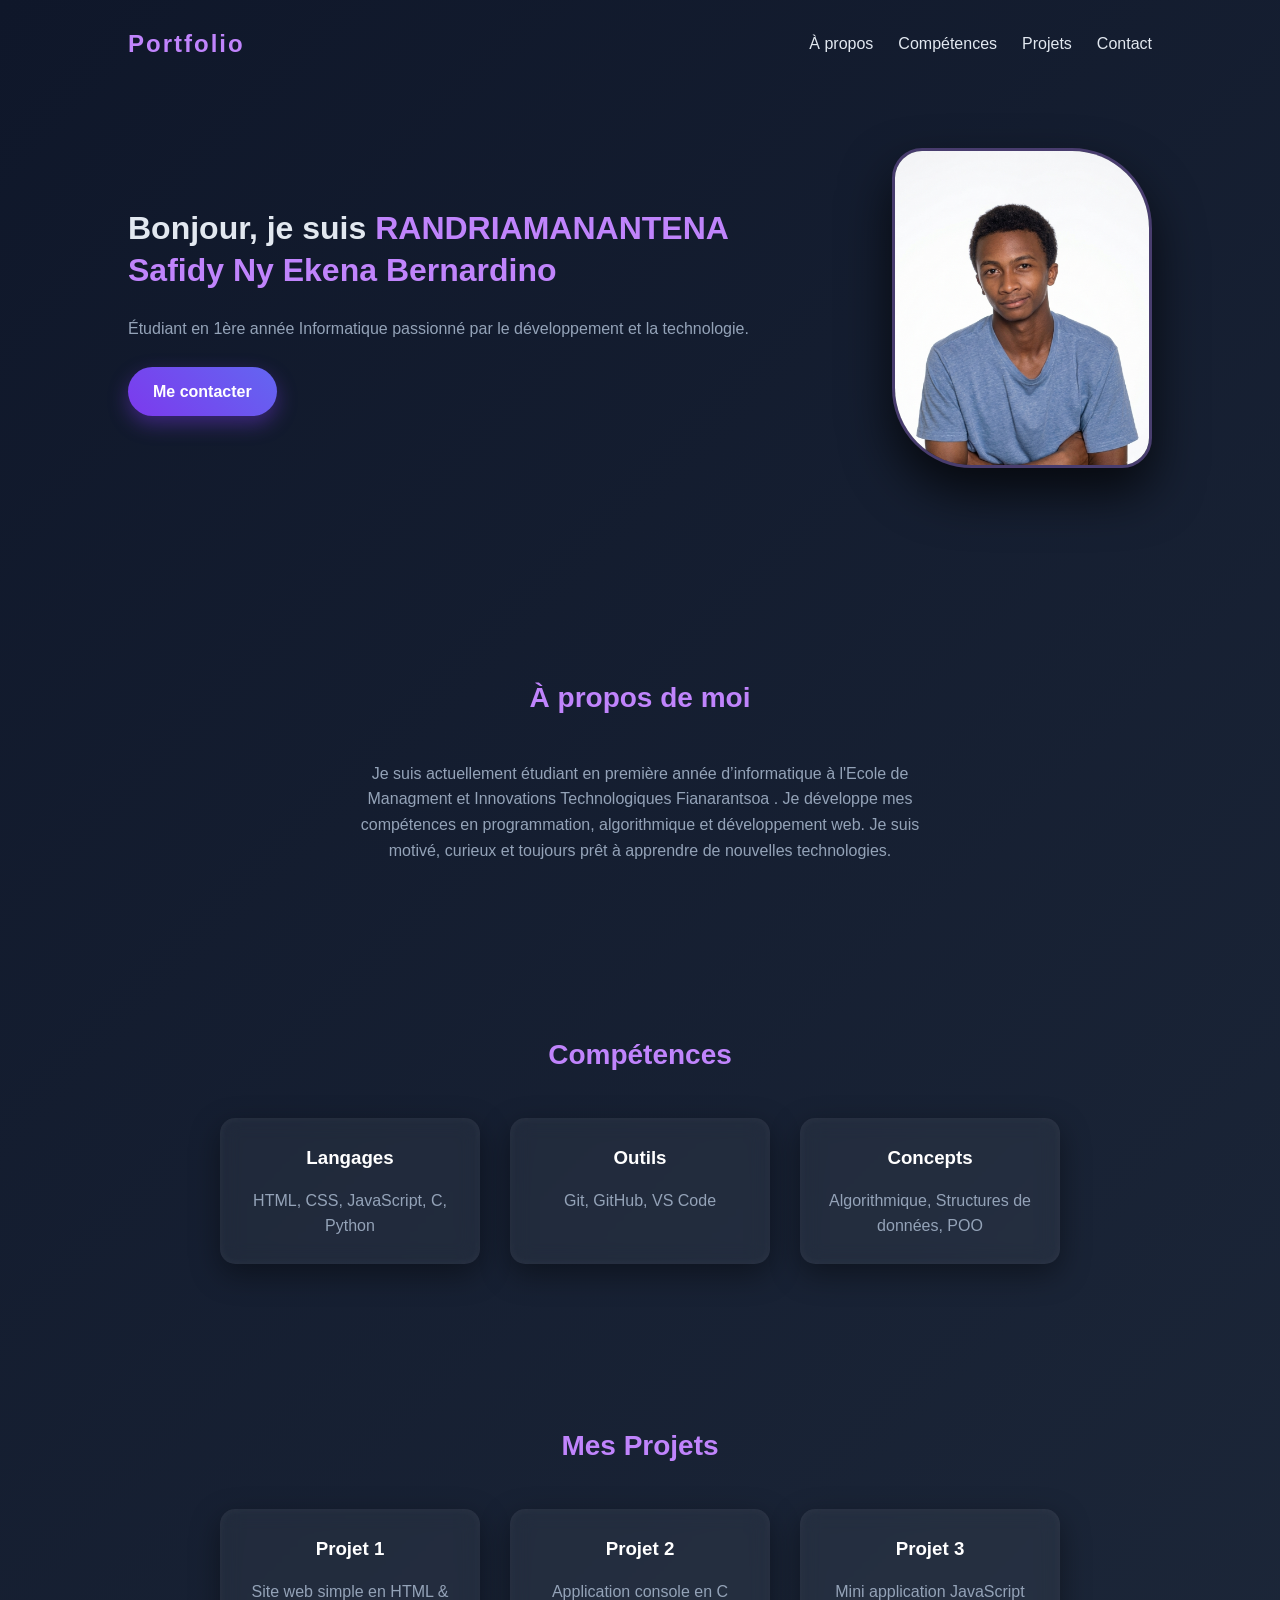
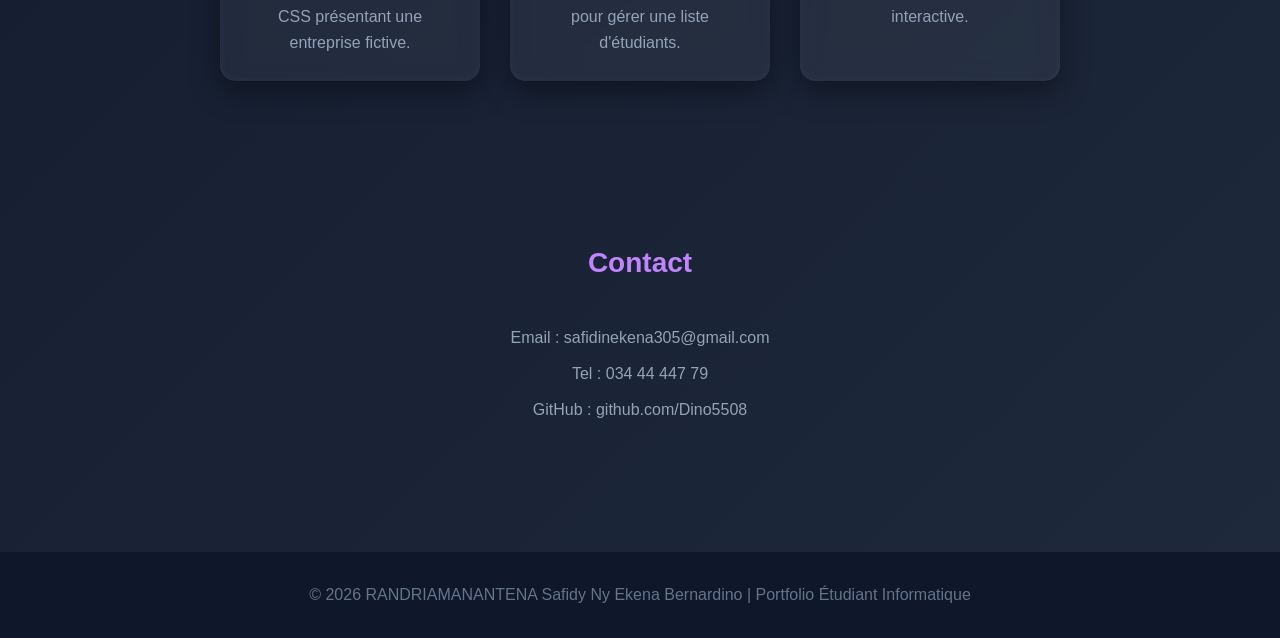
<file: index.html>
<!DOCTYPE html>
<html lang="fr">
<head>
    <meta charset="UTF-8">
    <title>Portfolio | Étudiant Informatique</title>
    <meta name="viewport" content="width=device-width, initial-scale=1.0">
    <link rel="stylesheet" href="style.css">
</head>
<body>

    <!-- HEADER -->
    <header>
        <nav>
            <h2 class="logo">Portfolio</h2>
            <ul>
                <li><a href="#about">À propos</a></li>
                <li><a href="#skills">Compétences</a></li>
                <li><a href="#projects">Projets</a></li>
                <li><a href="#contact">Contact</a></li>
            </ul>
        </nav>

        <div class="hero">
            <div class="hero-text">
                <h1>Bonjour, je suis <span>RANDRIAMANANTENA Safidy Ny Ekena Bernardino</span></h1>
                <p>Étudiant en 1ère année Informatique passionné par le développement et la technologie.</p>
                <a href="#contact" class="btn">Me contacter</a>
            </div>

            <div class="hero-image">
                <img src="profile.png" alt="Photo de profil">
            </div>
        </div>
    </header>

    <!-- ABOUT -->
    <section id="about">
        <h2>À propos de moi</h2>
        <p>
            Je suis actuellement étudiant en première année d’informatique à l'Ecole de Managment et Innovations Technologiques Fianarantsoa .
            Je développe mes compétences en programmation, algorithmique et développement web.
            Je suis motivé, curieux et toujours prêt à apprendre de nouvelles technologies.
        </p>
    </section>

    <!-- SKILLS -->
    <section id="skills">
        <h2>Compétences</h2>
        <div class="skills-container">
            <div class="skill-card">
                <h3>Langages</h3>
                <p>HTML, CSS, JavaScript, C, Python</p>
            </div>

            <div class="skill-card">
                <h3>Outils</h3>
                <p>Git, GitHub, VS Code</p>
            </div>

            <div class="skill-card">
                <h3>Concepts</h3>
                <p>Algorithmique, Structures de données, POO</p>
            </div>
        </div>
    </section>

    <!-- PROJECTS -->
    <section id="projects">
        <h2>Mes Projets</h2>

        <div class="projects-container">
            <div class="project-card">
                <h3>Projet 1</h3>
                <p>Site web simple en HTML & CSS présentant une entreprise fictive.</p>
            </div>

            <div class="project-card">
                <h3>Projet 2</h3>
                <p>Application console en C pour gérer une liste d'étudiants.</p>
            </div>

            <div class="project-card">
                <h3>Projet 3</h3>
                <p>Mini application JavaScript interactive.</p>
            </div>
        </div>
    </section>

    <!-- CONTACT -->
    <section id="contact">
        <h2>Contact</h2>
        <p>Email : safidinekena305@gmail.com</p>
        <p>Tel : 034 44 447 79</p>
        <p>GitHub : github.com/Dino5508</p>
    </section>

    <!-- FOOTER -->
    <footer>
        <p>© 2026 RANDRIAMANANTENA Safidy Ny Ekena Bernardino | Portfolio Étudiant Informatique</p>
    </footer>

</body>
</html>
</file>
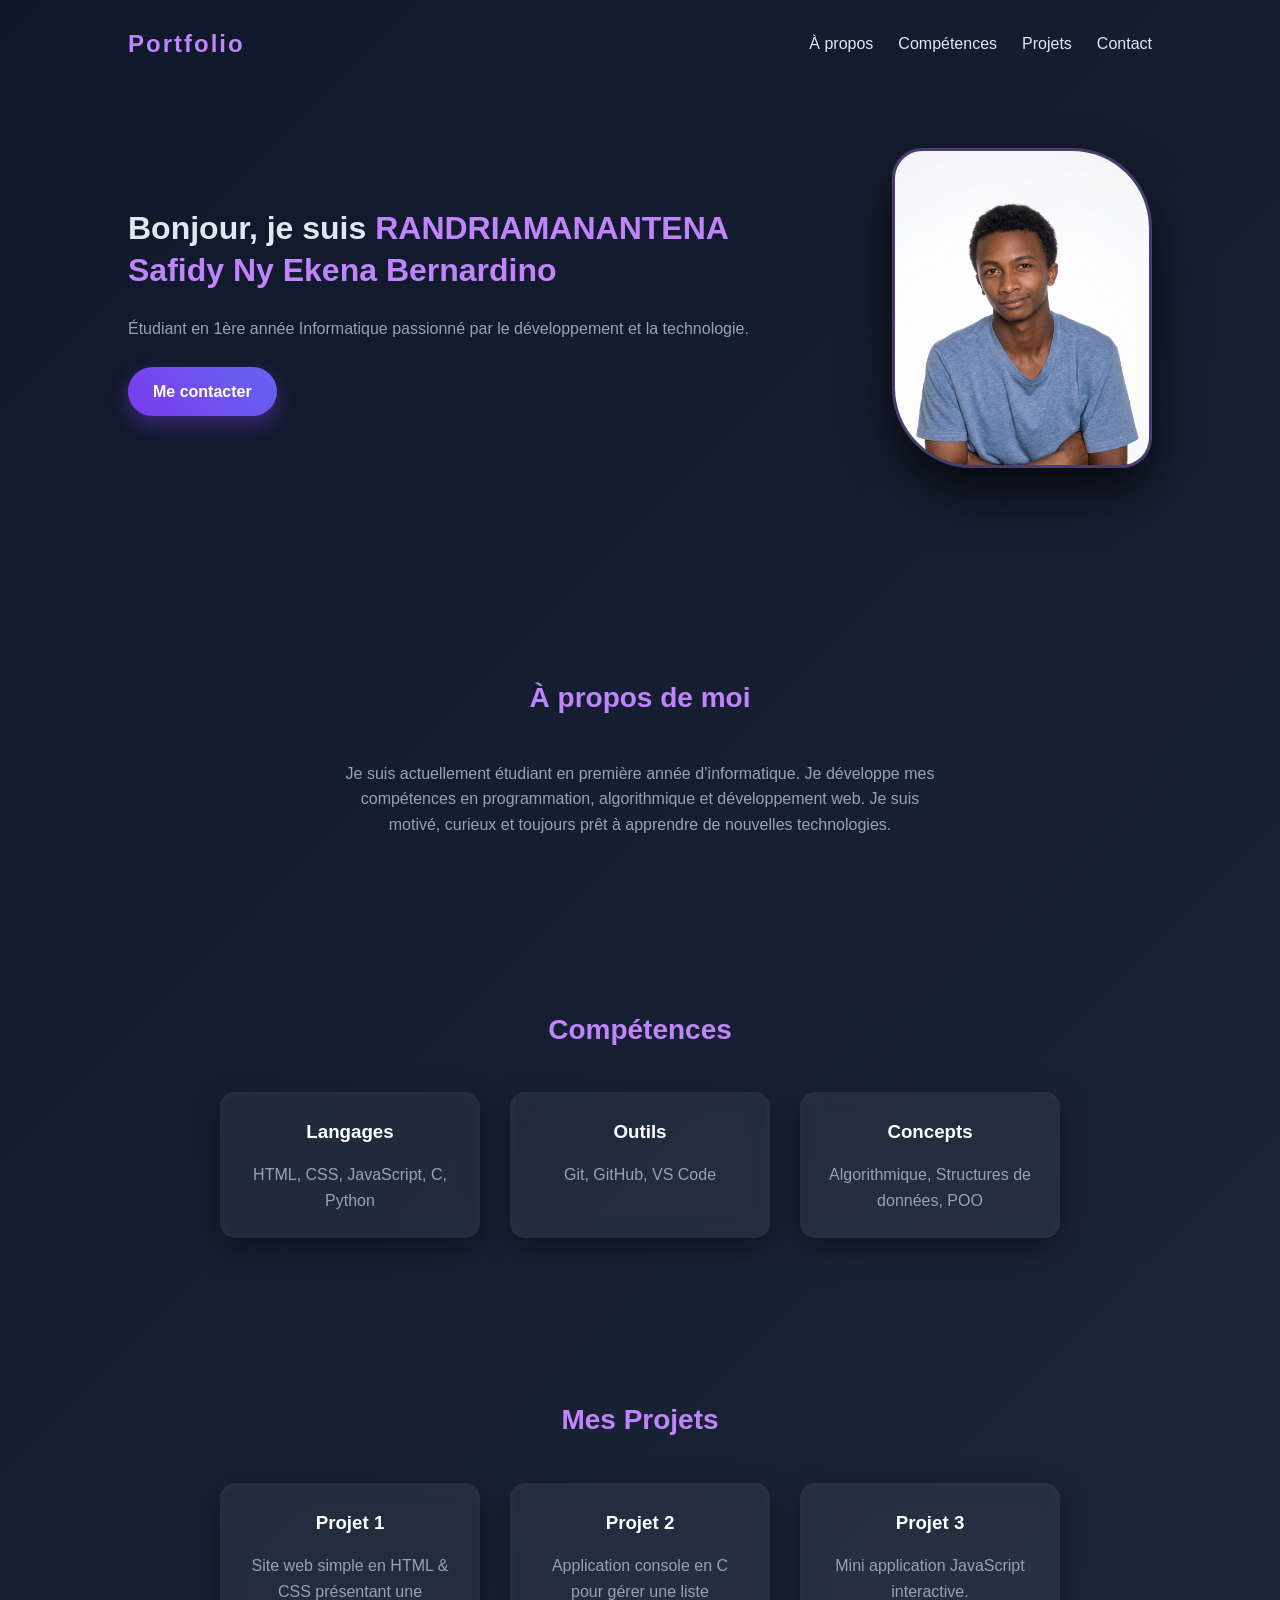
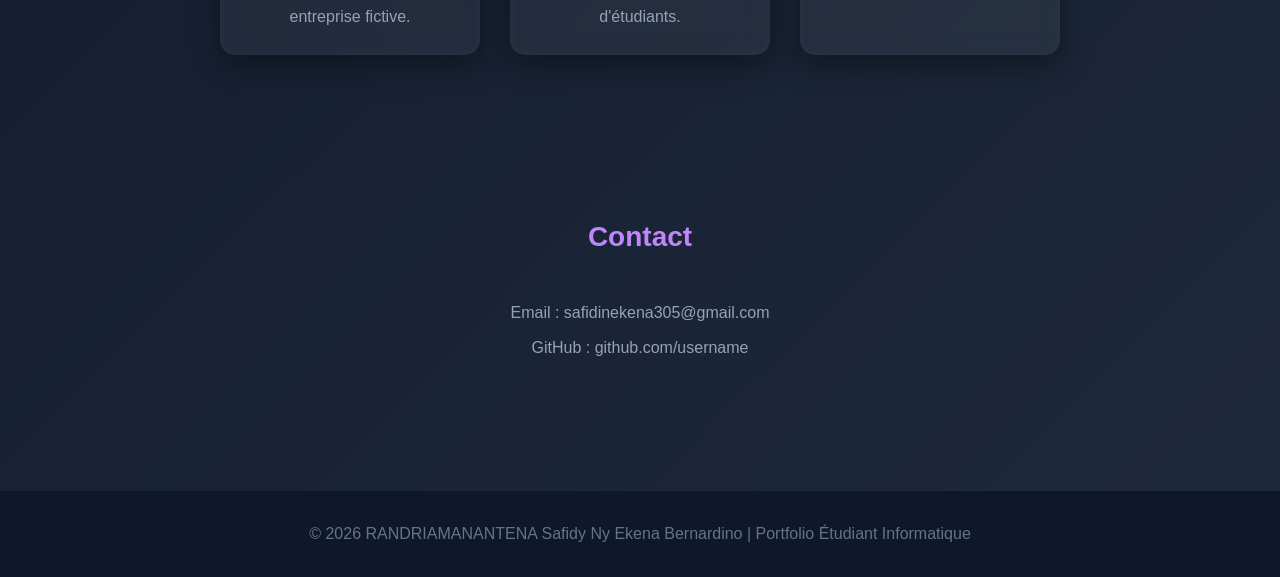
<file: acc.html>
<!DOCTYPE html>
<html lang="fr">
<head>
    <meta charset="UTF-8">
    <title>Portfolio | Étudiant Informatique</title>
    <meta name="viewport" content="width=device-width, initial-scale=1.0">
    <link rel="stylesheet" href="style.css">
</head>
<body>

    <!-- HEADER -->
    <header>
        <nav>
            <h2 class="logo">Portfolio</h2>
            <ul>
                <li><a href="#about">À propos</a></li>
                <li><a href="#skills">Compétences</a></li>
                <li><a href="#projects">Projets</a></li>
                <li><a href="#contact">Contact</a></li>
            </ul>
        </nav>

        <div class="hero">
            <div class="hero-text">
                <h1>Bonjour, je suis <span>RANDRIAMANANTENA Safidy Ny Ekena Bernardino</span></h1>
                <p>Étudiant en 1ère année Informatique passionné par le développement et la technologie.</p>
                <a href="#contact" class="btn">Me contacter</a>
            </div>

            <div class="hero-image">
                <img src="profile.png" alt="Photo de profil">
            </div>
        </div>
    </header>

    <!-- ABOUT -->
    <section id="about">
        <h2>À propos de moi</h2>
        <p>
            Je suis actuellement étudiant en première année d’informatique.
            Je développe mes compétences en programmation, algorithmique et développement web.
            Je suis motivé, curieux et toujours prêt à apprendre de nouvelles technologies.
        </p>
    </section>

    <!-- SKILLS -->
    <section id="skills">
        <h2>Compétences</h2>
        <div class="skills-container">
            <div class="skill-card">
                <h3>Langages</h3>
                <p>HTML, CSS, JavaScript, C, Python</p>
            </div>

            <div class="skill-card">
                <h3>Outils</h3>
                <p>Git, GitHub, VS Code</p>
            </div>

            <div class="skill-card">
                <h3>Concepts</h3>
                <p>Algorithmique, Structures de données, POO</p>
            </div>
        </div>
    </section>

    <!-- PROJECTS -->
    <section id="projects">
        <h2>Mes Projets</h2>

        <div class="projects-container">
            <div class="project-card">
                <h3>Projet 1</h3>
                <p>Site web simple en HTML & CSS présentant une entreprise fictive.</p>
            </div>

            <div class="project-card">
                <h3>Projet 2</h3>
                <p>Application console en C pour gérer une liste d'étudiants.</p>
            </div>

            <div class="project-card">
                <h3>Projet 3</h3>
                <p>Mini application JavaScript interactive.</p>
            </div>
        </div>
    </section>

    <!-- CONTACT -->
    <section id="contact">
        <h2>Contact</h2>
        <p>Email : safidinekena305@gmail.com</p>
        <p>GitHub : github.com/username</p>
    </section>

    <!-- FOOTER -->
    <footer>
        <p>© 2026 RANDRIAMANANTENA Safidy Ny Ekena Bernardino | Portfolio Étudiant Informatique</p>
    </footer>

</body>
</html>
</file>
<file: style.css>
/* RESET */
* {
    margin: 0;
    padding: 0;
    box-sizing: border-box;
}

body {
    font-family: 'Segoe UI', sans-serif;
    background: linear-gradient(135deg, #0f172a, #1e293b);
    color: #e2e8f0;
    line-height: 1.6;
}

/* NAVIGATION */
header {
    padding-bottom: 60px;
}

nav {
    display: flex;
    justify-content: space-between;
    align-items: center;
    padding: 25px 10%;
}

.logo {
    color: #c084fc;
    font-weight: bold;
    letter-spacing: 2px;
}

nav ul {
    list-style: none;
    display: flex;
}

nav ul li {
    margin-left: 25px;
}

nav ul li a {
    text-decoration: none;
    color: #e2e8f0;
    font-weight: 500;
    transition: 0.3s ease;
}

nav ul li a:hover {
    color: #c084fc;
}

/* HERO */
.hero {
    display: flex;
    justify-content: center;
    align-items: center;
    gap: 60px;
    padding: 60px 10%;
}

.hero-text {
    flex: 1;
}

.hero-text h1 {
    font-size: 32px;
    line-height: 1.3;
}

.hero-text h1 span {
    color: #c084fc;
}

.hero-text p {
    margin: 25px 0;
    color: #94a3b8;
}

.btn {
    display: inline-block;
    padding: 12px 25px;
    background: linear-gradient(45deg, #7c3aed, #6366f1);
    color: white;
    border-radius: 30px;
    text-decoration: none;
    font-weight: bold;
    transition: 0.3s ease;
    box-shadow: 0 8px 20px rgba(124, 58, 237, 0.4);
}

.btn:hover {
    transform: translateY(-3px);
    box-shadow: 0 12px 25px rgba(124, 58, 237, 0.6);
}

/* IMAGE STYLE MODERNE */
.hero-image img {
    width: 260px;
    height: 320px;
    object-fit: cover;
    border-radius: 30px 80px 30px 80px; /* forme moderne */
    border: 3px solid rgba(192, 132, 252, 0.3);
    box-shadow: 0 25px 50px rgba(0, 0, 0, 0.7);
    transition: 0.4s ease;
}

.hero-image img:hover {
    transform: scale(1.03);
}

/* SECTIONS */
section {
    padding: 80px 10%;
    text-align: center;
}

section h2 {
    margin-bottom: 40px;
    font-size: 28px;
    color: #c084fc;
}

/* CARDS (Skills & Projects) */
.skills-container,
.projects-container {
    display: flex;
    justify-content: center;
    gap: 30px;
    flex-wrap: wrap;
}

.skill-card,
.project-card {
    background: rgba(255, 255, 255, 0.05);
    backdrop-filter: blur(10px);
    padding: 25px;
    border-radius: 15px;
    width: 260px;
    transition: 0.4s ease;
    box-shadow: 
        0 10px 30px rgba(0, 0, 0, 0.4),
        inset 0 0 10px rgba(255, 255, 255, 0.05);
}

.skill-card:hover,
.project-card:hover {
    transform: translateY(-8px);
    box-shadow: 
        0 20px 40px rgba(0, 0, 0, 0.6),
        0 0 15px rgba(192, 132, 252, 0.3);
}

.skill-card h3,
.project-card h3 {
    margin-bottom: 15px;
    color: #ffffff;
}

.skill-card p,
.project-card p {
    color: #94a3b8;
}

/* ABOUT & CONTACT TEXT */
#about p,
#contact p {
    max-width: 600px;
    margin: 10px auto;
    color: #94a3b8;
}

/* FOOTER */
footer {
    text-align: center;
    padding: 30px;
    background: #0f172a;
    color: #64748b;
    margin-top: 40px;
}

/* RESPONSIVE */
/* Toujours côte à côte même sur téléphone */
@media(max-width: 768px) {

    .hero {
        flex-direction: row; /* reste horizontal */
        gap: 20px;
        padding: 40px 5%;
    }

    .hero-text h1 {
        font-size: 18px;
    }

    .hero-text p {
        font-size: 14px;
    }

    .hero-image img {
        width: 150px;
        height: 190px;
        border-radius: 25px 60px 25px 60px;
    }

}
</file>
